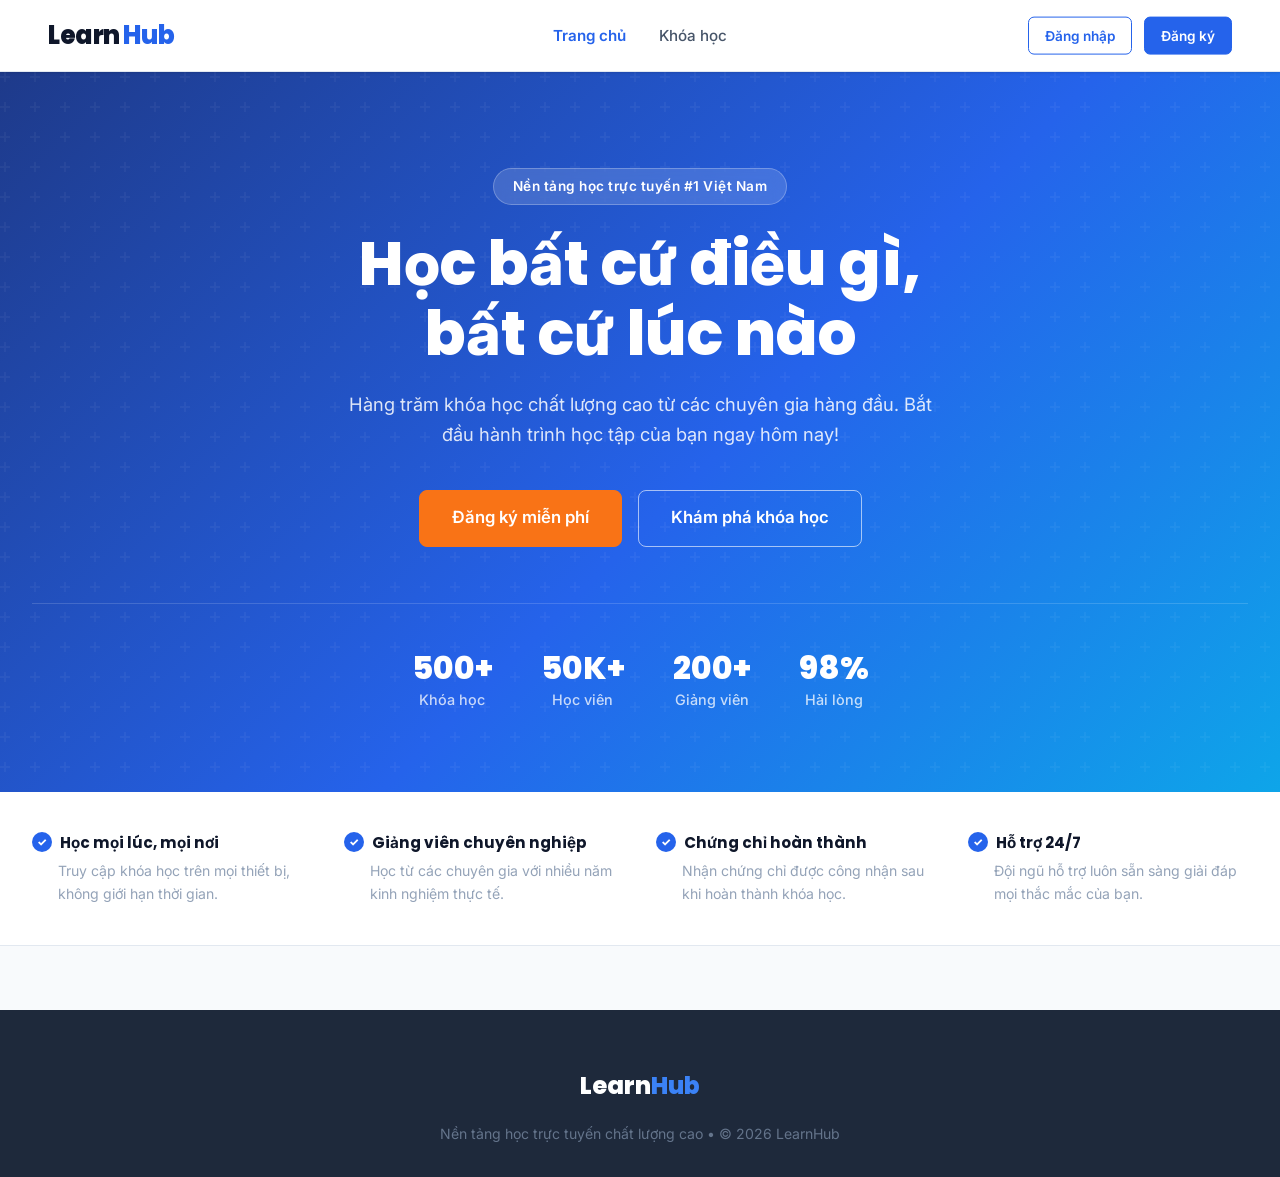
<file: src/main/resources/static/index.html>
<!DOCTYPE html>
<html lang="vi">
<head>
    <meta charset="UTF-8">
    <meta name="viewport" content="width=device-width, initial-scale=1.0">
    <meta name="description" content="LearnHub – Nền tảng học trực tuyến hàng đầu với hàng trăm khóa học chất lượng cao">
    <title>LearnHub – Học trực tuyến chất lượng cao</title>
    <link rel="stylesheet" href="css/style.css">
</head>
<body>

<!-- Navbar -->
<nav class="navbar">
    <a class="logo" href="index.html">Learn<span>Hub</span></a>
    <div class="nav-links">
        <a href="index.html" class="hide-mobile" style="font-weight:600;color:var(--primary)">Trang chủ</a>
        <a href="courses.html" class="hide-mobile">Khóa học</a>
    </div>
    <div id="navAuth"></div>
</nav>

<!-- Hero -->
<section class="hero">
    <div class="hero-badge">Nền tảng học trực tuyến #1 Việt Nam</div>
    <h1>Học bất cứ điều gì,<br>bất cứ lúc nào</h1>
    <p>Hàng trăm khóa học chất lượng cao từ các chuyên gia hàng đầu. Bắt đầu hành trình học tập của bạn ngay hôm nay!</p>
    <div class="hero-actions">
        <a href="register.html" class="btn btn-secondary btn-lg">Đăng ký miễn phí</a>
        <a href="courses.html" class="btn btn-outline btn-lg">Khám phá khóa học</a>
    </div>
    <div class="hero-stats">
        <div class="stat">
            <div class="stat-num">500+</div>
            <div class="stat-lbl">Khóa học</div>
        </div>
        <div class="stat">
            <div class="stat-num">50K+</div>
            <div class="stat-lbl">Học viên</div>
        </div>
        <div class="stat">
            <div class="stat-num">200+</div>
            <div class="stat-lbl">Giảng viên</div>
        </div>
        <div class="stat">
            <div class="stat-num">98%</div>
            <div class="stat-lbl">Hài lòng</div>
        </div>
    </div>
</section>

<!-- Features Strip -->
<div class="features-strip">
    <div class="container">
        <div class="features-grid">
            <div class="feature-item">
                <h4>Học mọi lúc, mọi nơi</h4>
                <p>Truy cập khóa học trên mọi thiết bị, không giới hạn thời gian.</p>
            </div>
            <div class="feature-item">
                <h4>Giảng viên chuyên nghiệp</h4>
                <p>Học từ các chuyên gia với nhiều năm kinh nghiệm thực tế.</p>
            </div>
            <div class="feature-item">
                <h4>Chứng chỉ hoàn thành</h4>
                <p>Nhận chứng chỉ được công nhận sau khi hoàn thành khóa học.</p>
            </div>
            <div class="feature-item">
                <h4>Hỗ trợ 24/7</h4>
                <p>Đội ngũ hỗ trợ luôn sẵn sàng giải đáp mọi thắc mắc của bạn.</p>
            </div>
        </div>
    </div>
</div>

<!-- Removed sections relocated to courses.html, my-courses.html, history.html -->

<!-- Footer -->
<footer class="footer">
    <div class="footer-brand">Learn<span>Hub</span></div>
    <p>Nền tảng học trực tuyến chất lượng cao &bull; &copy; 2026 LearnHub</p>
</footer>

<script src="js/api.js"></script>
<script src="js/main.js"></script>
<script>
    // Logic loaded via main.js
</script>
</body>
</html>
</file>
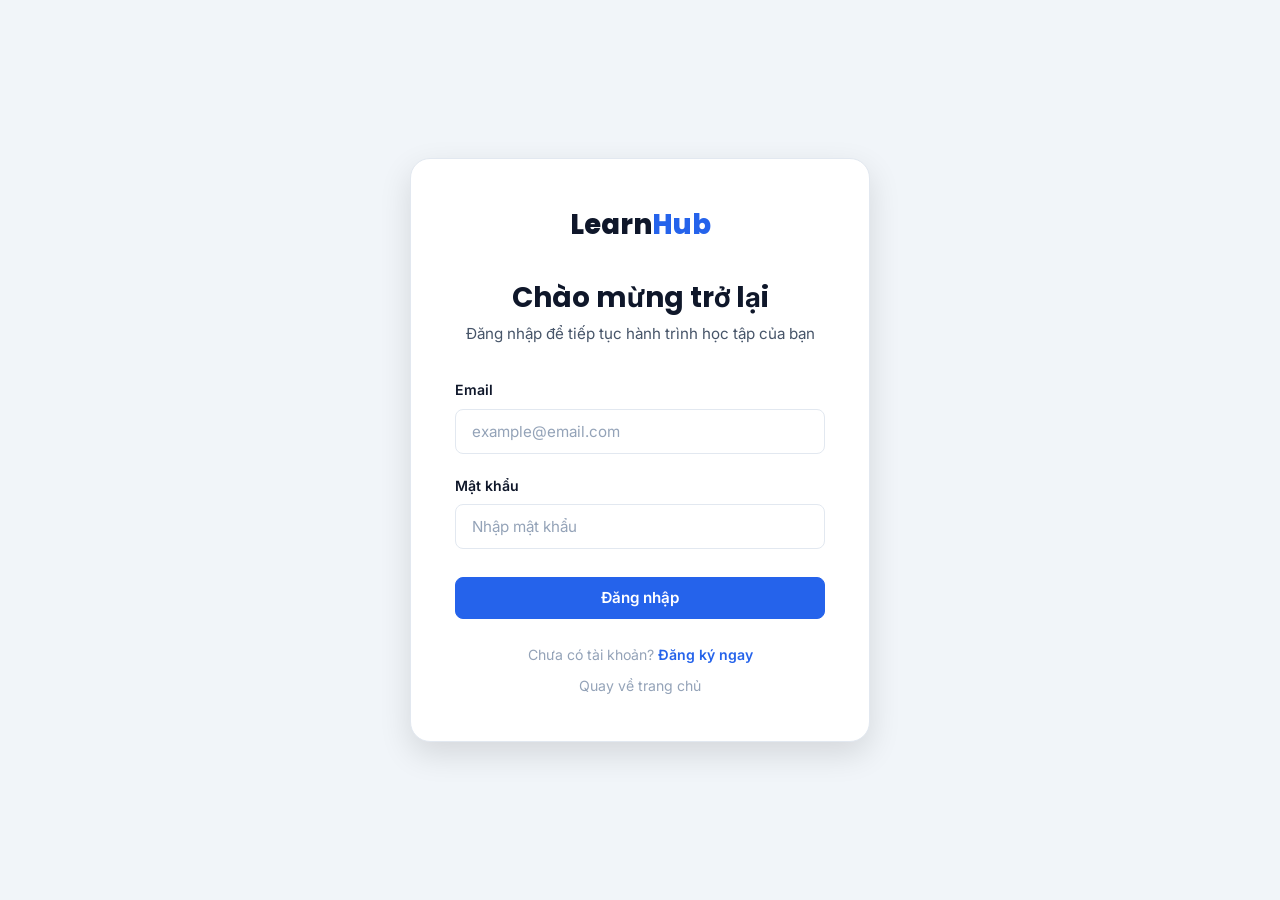
<file: src/main/resources/static/admin.html>
<!DOCTYPE html>
<html lang="vi">

<head>
    <meta charset="UTF-8">
    <meta name="viewport" content="width=device-width, initial-scale=1.0">
    <meta name="description" content="Trang quản trị LearnHub">
    <title>Admin Panel – LearnHub</title>
    <link rel="stylesheet" href="css/style.css">
</head>

<body>

    <!-- Admin Navbar -->
    <nav class="navbar">
        <a class="logo" href="index.html">Learn<span>Hub</span> <span
                style="font-size:0.7rem;background:#2563eb;color:#fff;padding:2px 8px;border-radius:10px;margin-left:6px;font-weight:700;letter-spacing:0.3px">ADMIN</span></a>
        <div id="navAuth">
            <span style="color:#64748b;font-size:0.88rem" id="adminUsername"></span>
            <a href="index.html" class="btn btn-sm btn-outline hide-mobile">Xem site</a>
            <button class="btn btn-sm btn-danger" onclick="logout()">Đăng xuất</button>
        </div>
    </nav>

    <!-- Admin Layout -->
    <div class="admin-layout">

        <!-- Sidebar -->
        <aside class="admin-sidebar">
            <div class="sidebar-logo">Quản trị hệ thống</div>
            <nav class="sidebar-nav">
                <a data-section="courses" onclick="showSection('courses')">Khóa học</a>
                <a data-section="users" onclick="showSection('users')">Người dùng</a>
                <a data-section="categories" onclick="showSection('categories')">Danh mục</a>
                <a data-section="payments" onclick="showSection('payments')">Thanh toán</a>
            </nav>
        </aside>

        <!-- Main Content -->
        <main class="admin-main">

            <!-- COURSES SECTION -->
            <div id="section-courses" class="admin-section">
                <div class="admin-header">
                    <h2>Quản lý khóa học</h2>
                    <button class="btn btn-primary" onclick="openCreateCourse()">Thêm khóa học</button>
                </div>
                <div class="table-wrap">
                    <table>
                        <thead>
                            <tr>
                                <th>ID</th>
                                <th>Tên khóa học</th>
                                <th>Danh mục</th>
                                <th>Giá</th>
                                <th>Trạng thái</th>
                                <th>Hành động</th>
                            </tr>
                        </thead>
                        <tbody id="coursesTable">
                            <tr>
                                <td colspan="6" style="text-align:center">
                                    <div class="spinner" style="margin:1rem auto"></div>
                                </td>
                            </tr>
                        </tbody>
                    </table>
                </div>
            </div>

            <!-- USERS SECTION -->
            <div id="section-users" class="admin-section">
                <div class="admin-header">
                    <h2>Quản lý người dùng &amp; phân quyền</h2>
                    <button class="btn btn-primary" onclick="loadAdminUsers()">Làm mới</button>
                </div>
                <div class="table-wrap">
                    <table>
                        <thead>
                            <tr>
                                <th>ID</th>
                                <th>Họ tên</th>
                                <th>Email</th>
                                <th>Nhóm</th>
                                <th>Hành động</th>
                            </tr>
                        </thead>
                        <tbody id="usersTable">
                            <tr>
                                <td colspan="5" style="text-align:center">
                                    <div class="spinner" style="margin:1rem auto"></div>
                                </td>
                            </tr>
                        </tbody>
                    </table>
                </div>
            </div>

            <!-- CATEGORIES SECTION -->
            <div id="section-categories" class="admin-section">
                <div class="admin-header">
                    <h2>Danh mục khóa học</h2>
                    <div style="display:flex;gap:0.5rem">
                        <button class="btn btn-primary" onclick="openCreateCategory()">Thêm danh mục</button>
                        <button class="btn btn-secondary" onclick="loadAdminCategories()">Làm mới</button>
                    </div>
                </div>
                <div class="table-wrap">
                    <table>
                        <thead>
                            <tr>
                                <th>ID</th>
                                <th>Tên danh mục</th>
                            </tr>
                        </thead>
                        <tbody id="categoriesTable">
                            <tr>
                                <td colspan="2" style="text-align:center">
                                    <div class="spinner" style="margin:1rem auto"></div>
                                </td>
                            </tr>
                        </tbody>
                    </table>
                </div>
            </div>

            <!-- PAYMENTS SECTION -->
            <div id="section-payments" class="admin-section">
                <div class="admin-header">
                    <h2>Quản lý thanh toán</h2>
                    <button class="btn btn-secondary" onclick="loadAdminPayments()">Làm mới</button>
                </div>
                <div class="table-wrap">
                    <table>
                        <thead>
                            <tr>
                                <th>ID</th>
                                <th>Khách hàng</th>
                                <th>Khóa học</th>
                                <th>Số tiền</th>
                                <th>Phương thức</th>
                                <th>Trạng thái</th>
                                <th>Hành động</th>
                            </tr>
                        </thead>
                        <tbody id="paymentsTable">
                            <tr>
                                <td colspan="7" style="text-align:center">
                                    <div class="spinner" style="margin:1rem auto"></div>
                                </td>
                            </tr>
                        </tbody>
                    </table>
                </div>
            </div>

        </main>
    </div>

    <!-- Modal -->
    <div class="modal-overlay" id="modalOverlay">
        <div class="modal">
            <div class="modal-header">
                <h3 id="modalTitle">Modal</h3>
                <button class="modal-close" onclick="closeModal()">&times;</button>
            </div>
            <div id="modalBody"></div>
        </div>
    </div>

    <script src="js/api.js"></script>
    <script src="js/admin.js"></script>
</body>

</html>
</file>
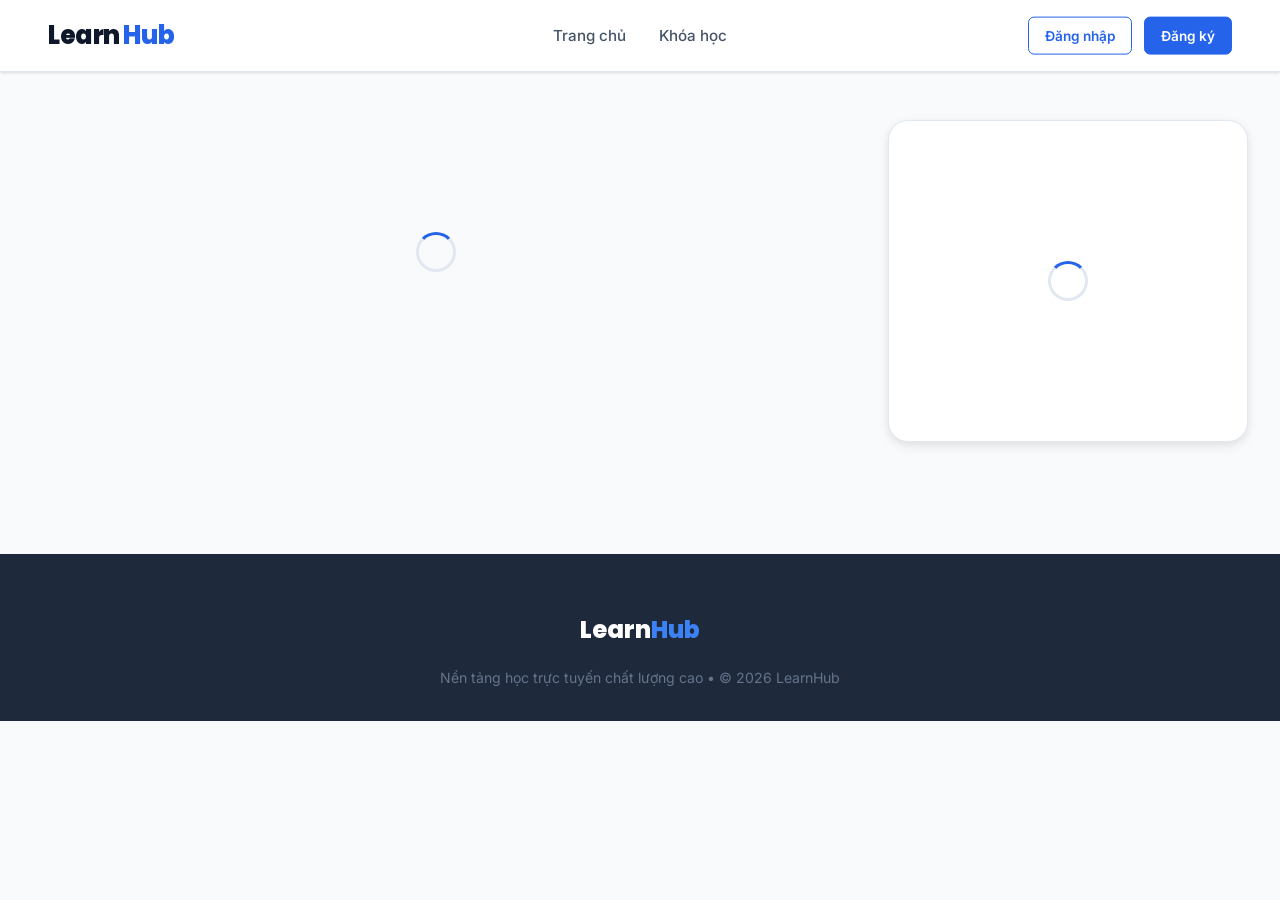
<file: src/main/resources/static/course.html>
<!DOCTYPE html>
<html lang="vi">
<head>
    <meta charset="UTF-8">
    <meta name="viewport" content="width=device-width, initial-scale=1.0">
    <meta name="description" content="Chi tiết khóa học – LearnHub">
    <title>Chi tiết khóa học – LearnHub</title>
    <link rel="stylesheet" href="css/style.css">
</head>
<body>

<!-- Navbar -->
<nav class="navbar">
    <a class="logo" href="index.html">Learn<span>Hub</span></a>
    <div class="nav-links">
        <a href="index.html" class="hide-mobile">Trang chủ</a>
        <a href="courses.html" class="hide-mobile">Khóa học</a>
    </div>
    <div id="navAuth"></div>
</nav>

<div class="container">
    <div class="course-detail-layout">
        <!-- Main Content -->
        <div class="course-info">
            <div id="courseDetail">
                <div class="loading-wrap"><div class="spinner"></div></div>
            </div>
        </div>

        <!-- Sidebar -->
        <div>
            <div class="course-card-sidebar" id="courseSidebar">
                <div class="loading-wrap"><div class="spinner"></div></div>
            </div>
        </div>
    </div>
</div>

<!-- Footer -->
<footer class="footer">
    <div class="footer-brand">Learn<span>Hub</span></div>
    <p>Nền tảng học trực tuyến chất lượng cao &bull; &copy; 2026 LearnHub</p>
</footer>

<!-- Buy Course Modal -->
<div class="modal-overlay" id="buyModalOverlay">
    <div class="modal">
        <div class="modal-header">
            <h3>Thanh toán khóa học</h3>
            <button class="modal-close" onclick="closeBuyModal()">&times;</button>
        </div>
        <div id="buyModalBody" style="padding-top:1rem">
            <!-- Filled by main.js -->
        </div>
    </div>
</div>

<script src="js/api.js"></script>
<script src="js/main.js"></script>
</body>
</html>
</file>
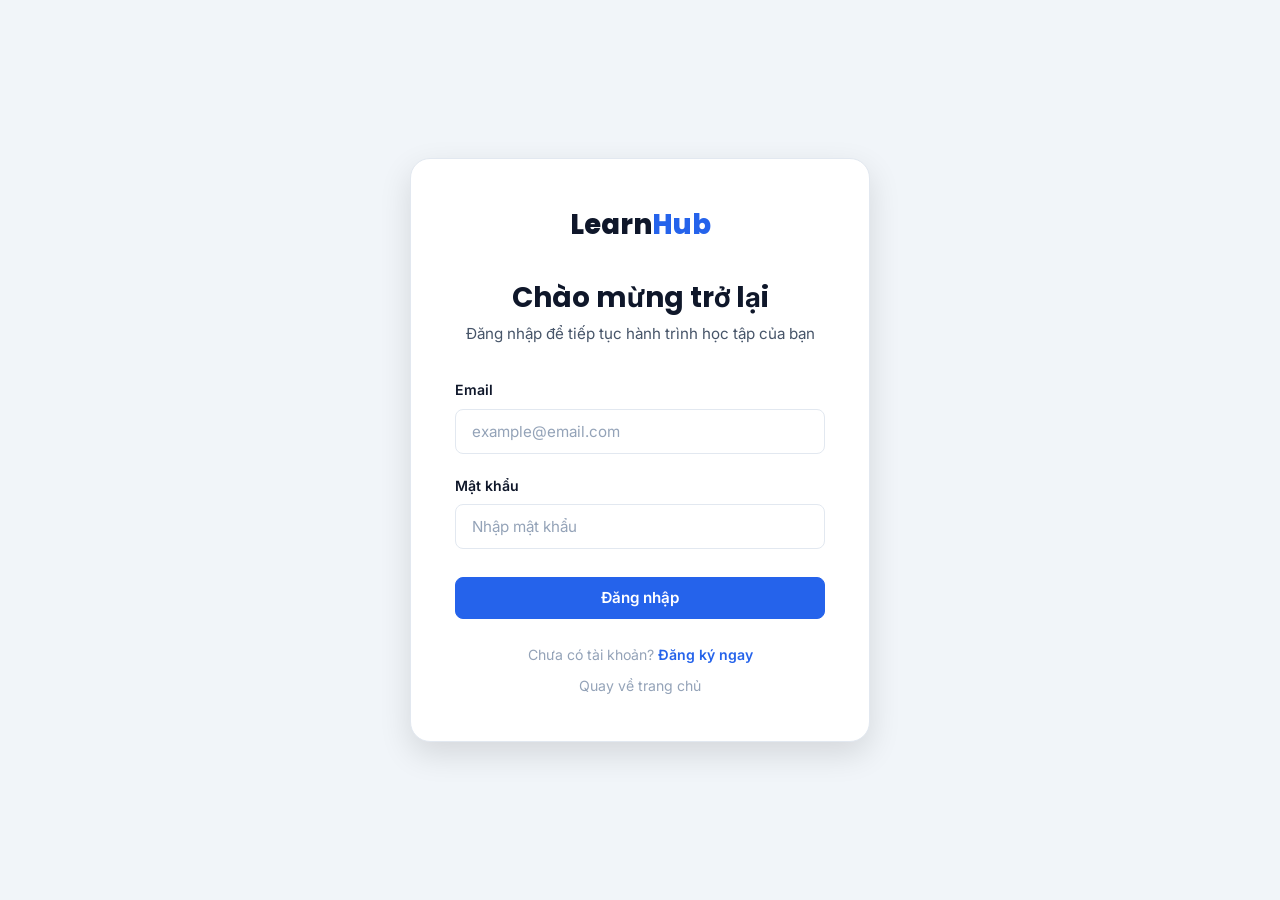
<file: src/main/resources/static/history.html>
<!DOCTYPE html>
<html lang="vi">
<head>
    <meta charset="UTF-8">
    <meta name="viewport" content="width=device-width, initial-scale=1.0">
    <title>Lịch sử giao dịch – LearnHub</title>
    <link rel="stylesheet" href="css/style.css">
</head>
<body>
<nav class="navbar">
    <a class="logo" href="index.html">Learn<span>Hub</span></a>
    <div class="nav-links">
        <a href="index.html" class="hide-mobile">Trang chủ</a>
        <a href="courses.html" class="hide-mobile">Khóa học</a>
    </div>
    <div id="navAuth"></div>
</nav>

<div class="container" style="padding-top: 2rem; padding-bottom: 4rem; min-height: 70vh;">
    <section class="section" id="myPaymentsSection">
        <div class="section-header">
            <h2 class="section-title">Lịch sử giao dịch</h2>
        </div>
        <div class="table-wrap">
            <table>
                <thead>
                <tr>
                    <th>Mã đơn hàng</th>
                    <th>Khóa học</th>
                    <th>Số tiền</th>
                    <th>Phương thức</th>
                    <th>Trạng thái</th>
                    <th>Mã giao dịch</th>
                    <th>Ngày tạo</th>
                </tr>
                </thead>
                <tbody id="myPaymentsTable">
                <tr><td colspan="7" style="text-align:center;padding:2rem"><div class="spinner"></div></td></tr>
                </tbody>
            </table>
        </div>
    </section>
</div>

<footer class="footer">
    <div class="footer-brand">Learn<span>Hub</span></div>
    <p>Nền tảng học trực tuyến chất lượng cao &bull; &copy; 2026 LearnHub</p>
</footer>

<script src="js/api.js"></script>
<script src="js/main.js"></script>
<script>
    if (!isLoggedIn()) window.location.href = 'login.html';
</script>
</body>
</html>
</file>
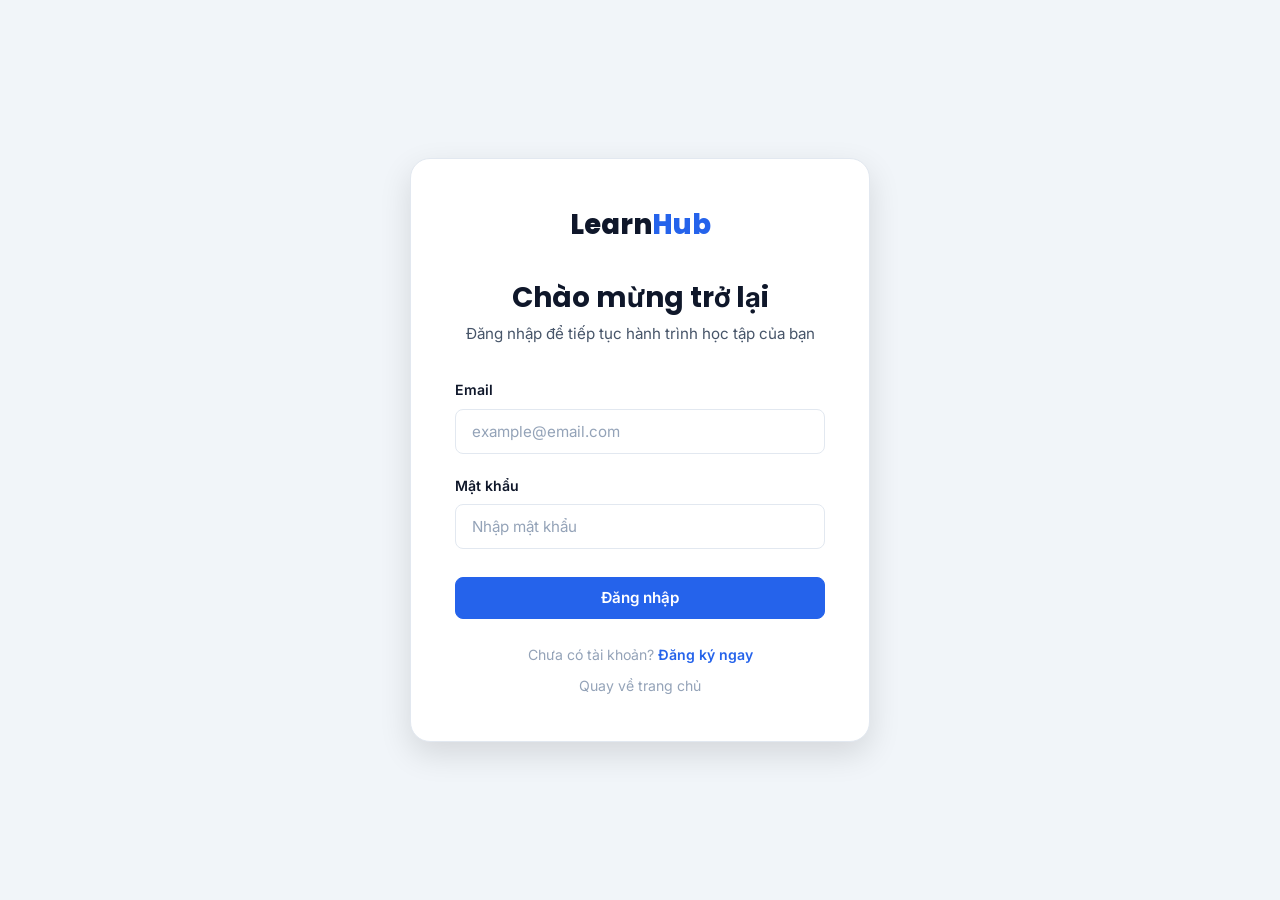
<file: src/main/resources/static/login.html>
<!DOCTYPE html>
<html lang="vi">
<head>
    <meta charset="UTF-8">
    <meta name="viewport" content="width=device-width, initial-scale=1.0">
    <meta name="description" content="Đăng nhập vào LearnHub để truy cập khóa học của bạn">
    <title>Đăng nhập – LearnHub</title>
    <link rel="stylesheet" href="css/style.css">
</head>
<body>
<div class="auth-page">
    <div class="auth-card">
        <div class="logo-area">Learn<span>Hub</span></div>
        <h2>Chào mừng trở lại</h2>
        <p class="subtitle">Đăng nhập để tiếp tục hành trình học tập của bạn</p>

        <div id="alertBox" class="alert" style="display:none"></div>

        <form id="loginForm" novalidate>
            <div class="form-group">
                <label for="email">Email</label>
                <input type="email" id="email" placeholder="example@email.com" required autocomplete="email">
            </div>
            <div class="form-group">
                <label for="password">Mật khẩu</label>
                <input type="password" id="password" placeholder="Nhập mật khẩu" required autocomplete="current-password">
            </div>
            <button type="submit" class="btn btn-primary btn-block" style="margin-top:0.5rem">Đăng nhập</button>
        </form>

        <p style="text-align:center;margin-top:1.5rem;font-size:0.88rem;color:var(--text-muted)">
            Chưa có tài khoản? <a href="register.html" style="color:var(--primary);font-weight:600">Đăng ký ngay</a>
        </p>
        <p style="text-align:center;margin-top:0.5rem;font-size:0.88rem">
            <a href="index.html" style="color:var(--text-muted)">Quay về trang chủ</a>
        </p>
    </div>
</div>
<script src="js/api.js"></script>
<script src="js/auth.js"></script>
</body>
</html>
</file>
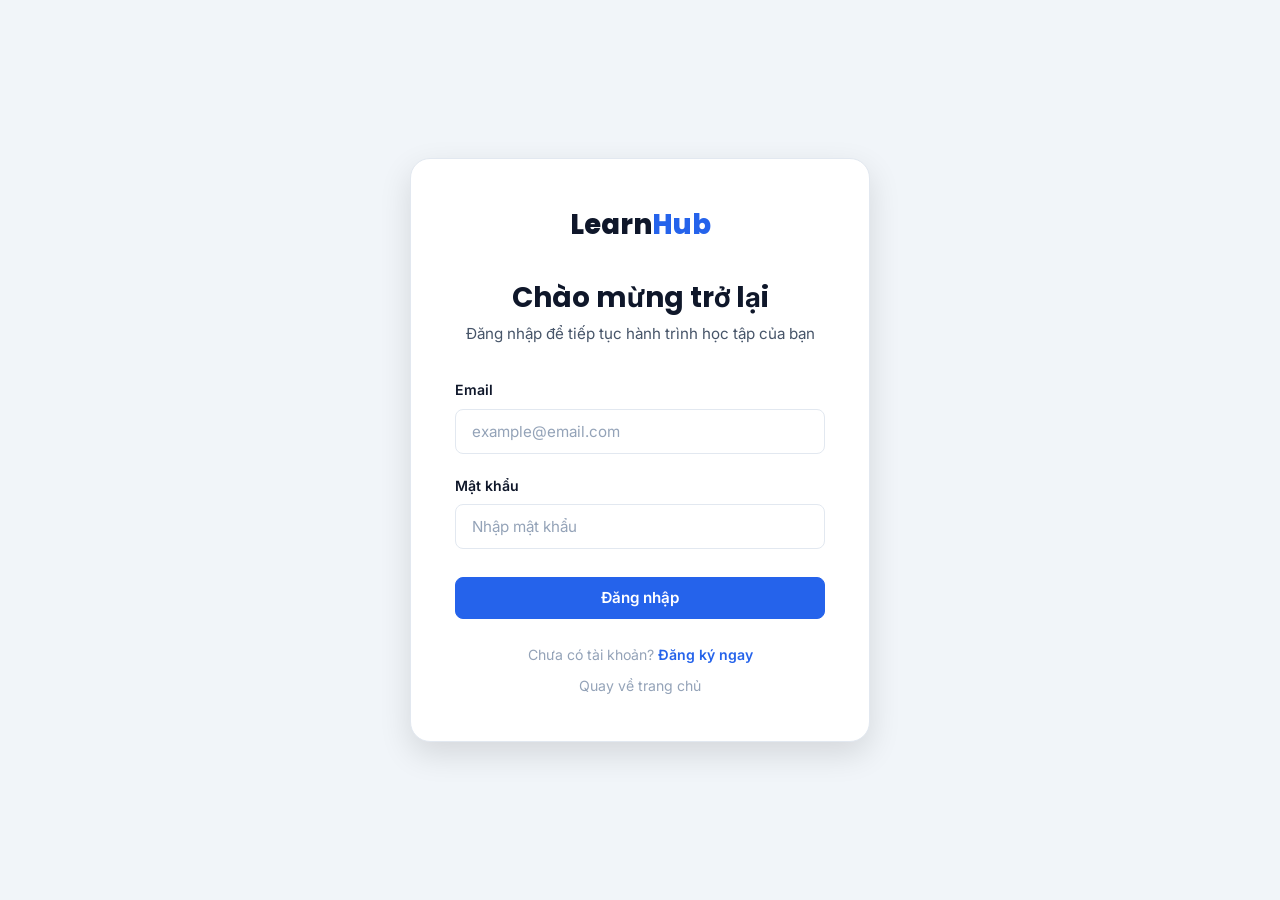
<file: src/main/resources/static/my-courses.html>
<!DOCTYPE html>
<html lang="vi">
<head>
    <meta charset="UTF-8">
    <meta name="viewport" content="width=device-width, initial-scale=1.0">
    <title>Khóa học của tôi – LearnHub</title>
    <link rel="stylesheet" href="css/style.css">
</head>
<body>
<nav class="navbar">
    <a class="logo" href="index.html">Learn<span>Hub</span></a>
    <div class="nav-links">
        <a href="index.html" class="hide-mobile">Trang chủ</a>
        <a href="courses.html" class="hide-mobile">Khóa học</a>
    </div>
    <div id="navAuth"></div>
</nav>

<div class="container" style="padding-top: 2rem; padding-bottom: 4rem; min-height: 70vh;">
    <section class="section" id="myCoursesSection">
        <div class="section-header">
            <h2 class="section-title">Khóa học của tôi</h2>
            <p class="section-subtitle">Các khóa học bạn đã được cấp quyền truy cập</p>
        </div>
        <div class="courses-grid" id="myCoursesGrid"></div>
    </section>
</div>

<footer class="footer">
    <div class="footer-brand">Learn<span>Hub</span></div>
    <p>Nền tảng học trực tuyến chất lượng cao &bull; &copy; 2026 LearnHub</p>
</footer>

<script src="js/api.js"></script>
<script src="js/main.js"></script>
<script>
    if (!isLoggedIn()) window.location.href = 'login.html';
</script>
</body>
</html>
</file>
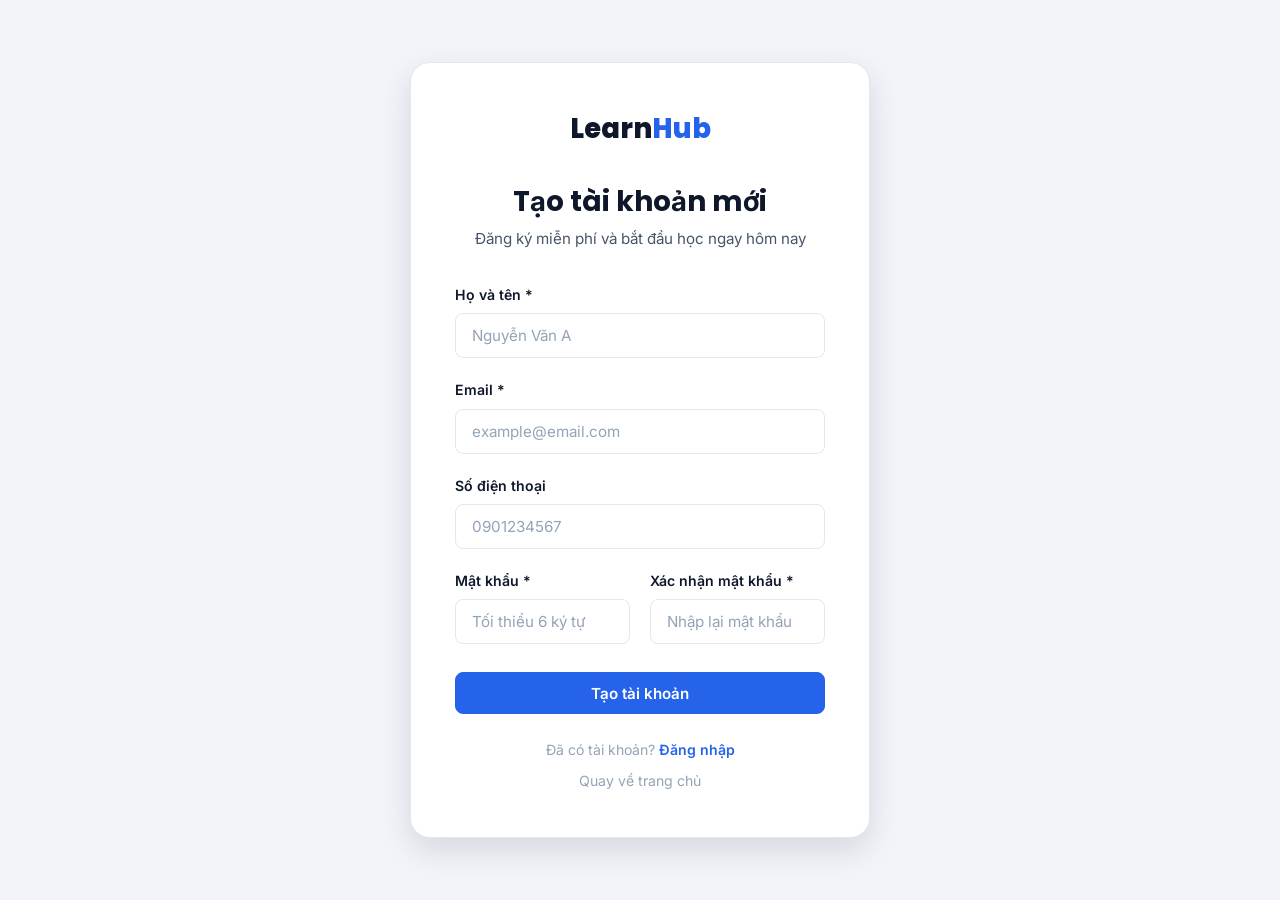
<file: src/main/resources/static/register.html>
<!DOCTYPE html>
<html lang="vi">
<head>
    <meta charset="UTF-8">
    <meta name="viewport" content="width=device-width, initial-scale=1.0">
    <meta name="description" content="Đăng ký tài khoản LearnHub miễn phí">
    <title>Đăng ký – LearnHub</title>
    <link rel="stylesheet" href="css/style.css">
</head>
<body>
<div class="auth-page">
    <div class="auth-card">
        <div class="logo-area">Learn<span>Hub</span></div>
        <h2>Tạo tài khoản mới</h2>
        <p class="subtitle">Đăng ký miễn phí và bắt đầu học ngay hôm nay</p>

        <div id="alertBox" class="alert" style="display:none"></div>

        <form id="registerForm" novalidate>
            <div class="form-group">
                <label for="fullname">Họ và tên *</label>
                <input type="text" id="fullname" placeholder="Nguyễn Văn A" required>
            </div>
            <div class="form-group">
                <label for="email">Email *</label>
                <input type="email" id="email" placeholder="example@email.com" required autocomplete="email">
            </div>
            <div class="form-group">
                <label for="phone">Số điện thoại</label>
                <input type="tel" id="phone" placeholder="0901234567">
            </div>
            <div class="form-row">
                <div class="form-group">
                    <label for="password">Mật khẩu *</label>
                    <input type="password" id="password" placeholder="Tối thiểu 6 ký tự" required>
                </div>
                <div class="form-group">
                    <label for="confirm">Xác nhận mật khẩu *</label>
                    <input type="password" id="confirm" placeholder="Nhập lại mật khẩu" required>
                </div>
            </div>
            <button type="submit" class="btn btn-primary btn-block" style="margin-top:0.5rem">Tạo tài khoản</button>
        </form>

        <p style="text-align:center;margin-top:1.5rem;font-size:0.88rem;color:var(--text-muted)">
            Đã có tài khoản? <a href="login.html" style="color:var(--primary);font-weight:600">Đăng nhập</a>
        </p>
        <p style="text-align:center;margin-top:0.5rem;font-size:0.88rem">
            <a href="index.html" style="color:var(--text-muted)">Quay về trang chủ</a>
        </p>
    </div>
</div>
<script src="js/api.js"></script>
<script src="js/auth.js"></script>
</body>
</html>
</file>
<file: src/main/resources/static/css/style.css>
@import url('https://fonts.googleapis.com/css2?family=Inter:wght@300;400;500;600;700;800&family=Poppins:wght@600;700;800&display=swap');

/* ============================================
   LearnHub – Light Commercial E-Learning Theme
   ============================================ */

/* --- Reset & Base --- */
*,
*::before,
*::after {
    box-sizing: border-box;
    margin: 0;
    padding: 0;
}

:root {
    /* Brand */
    --primary:        #2563eb;   /* Blue 600 */
    --primary-dark:   #1d4ed8;   /* Blue 700 */
    --primary-light:  #3b82f6;   /* Blue 500 */
    --primary-pale:   #eff6ff;   /* Blue 50  */
    --accent:         #f97316;   /* Orange 500 */
    --accent-pale:    #fff7ed;

    /* Surface */
    --bg:             #f8fafc;   /* Slate 50  */
    --bg-card:        #ffffff;
    --bg-alt:         #f1f5f9;   /* Slate 100 */

    /* Text */
    --text:           #0f172a;   /* Slate 900 */
    --text-secondary: #475569;   /* Slate 600 */
    --text-muted:     #94a3b8;   /* Slate 400 */

    /* Borders */
    --border:         #e2e8f0;   /* Slate 200 */
    --border-focus:   #2563eb;

    /* Status */
    --success:        #16a34a;
    --success-pale:   #f0fdf4;
    --danger:         #dc2626;
    --danger-pale:    #fef2f2;
    --warning:        #d97706;
    --warning-pale:   #fffbeb;

    --radius:         12px;
    --radius-lg:      20px;
    --shadow-sm:      0 1px 3px rgba(0,0,0,0.08), 0 1px 2px rgba(0,0,0,0.05);
    --shadow:         0 4px 12px rgba(0,0,0,0.08), 0 2px 6px rgba(0,0,0,0.04);
    --shadow-lg:      0 12px 32px rgba(0,0,0,0.12);
    --nav-height:     72px;
}

html { scroll-behavior: smooth; }

body {
    font-family: 'Inter', -apple-system, BlinkMacSystemFont, sans-serif;
    background: var(--bg);
    color: var(--text);
    line-height: 1.65;
    overflow-x: hidden;
    -webkit-font-smoothing: antialiased;
}

h1, h2, h3, h4, h5, h6 {
    font-family: 'Poppins', 'Inter', sans-serif;
    line-height: 1.25;
    color: var(--text);
}

a {
    text-decoration: none;
    color: inherit;
    transition: color 0.2s ease;
}

img { max-width: 100%; border-radius: var(--radius); }
ul  { list-style: none; }

/* ============================================
   NAVBAR
   ============================================ */
.navbar {
    position: sticky;
    top: 0;
    z-index: 1000;
    height: var(--nav-height);
    background: #ffffff;
    border-bottom: 1px solid var(--border);
    box-shadow: var(--shadow-sm);
    display: flex;
    align-items: center;
    padding: 0 3rem;
    gap: 2rem;
}

.navbar .logo {
    font-family: 'Poppins', sans-serif;
    font-size: 1.6rem;
    font-weight: 800;
    color: var(--text);
    letter-spacing: -0.5px;
    display: flex;
    align-items: center;
    gap: 0.2rem;
}

.navbar .logo span {
    color: var(--primary);
}

.nav-links {
    display: flex;
    gap: 0.5rem;
    align-items: center;
    position: absolute;
    left: 50%;
    transform: translateX(-50%);
    margin-left: 0;
}

.nav-links a.hide-mobile {
    font-weight: 500;
    font-size: 0.95rem;
    color: var(--text-secondary);
    padding: 0.5rem 0.8rem;
    border-radius: 8px;
    transition: all 0.2s;
}

.nav-links a.hide-mobile:hover {
    color: var(--primary);
    background: var(--primary-pale);
}

#navAuth {
    display: flex;
    gap: 0.75rem;
    align-items: center;
    position: absolute;
    right: 3rem;
    top: 50%;
    transform: translateY(-50%);
}

@media (max-width: 768px) {
    #navAuth {
        right: 1.25rem;
    }
}

/* ============================================
   BUTTONS
   ============================================ */
.btn {
    display: inline-flex;
    align-items: center;
    justify-content: center;
    gap: 0.5rem;
    padding: 0.65rem 1.4rem;
    border: 1.5px solid transparent;
    border-radius: 8px;
    font-size: 0.95rem;
    font-weight: 600;
    cursor: pointer;
    font-family: 'Inter', sans-serif;
    transition: all 0.2s ease;
    white-space: nowrap;
}

.btn:active { transform: scale(0.97); }

/* Primary */
.btn-primary {
    background: var(--primary);
    color: #fff;
    border-color: var(--primary);
}
.btn-primary:hover {
    background: var(--primary-dark);
    border-color: var(--primary-dark);
    box-shadow: 0 4px 12px rgba(37,99,235,0.35);
}

/* Secondary (accent orange) */
.btn-secondary {
    background: var(--accent);
    color: #fff;
    border-color: var(--accent);
}
.btn-secondary:hover {
    background: #ea6c00;
    border-color: #ea6c00;
    box-shadow: 0 4px 12px rgba(249,115,22,0.35);
}

/* Outline */
.btn-outline {
    background: transparent;
    border-color: var(--primary);
    color: var(--primary);
}
.btn-outline:hover {
    background: var(--primary-pale);
}

/* Outline neutral */
.btn-outline-neutral {
    background: transparent;
    border-color: var(--border);
    color: var(--text-secondary);
}
.btn-outline-neutral:hover {
    background: var(--bg-alt);
    border-color: #cbd5e1;
    color: var(--text);
}

/* Danger */
.btn-danger {
    background: var(--danger);
    color: #fff;
    border-color: var(--danger);
}
.btn-danger:hover {
    background: #b91c1c;
    box-shadow: 0 4px 12px rgba(220,38,38,0.3);
}

/* Sizes */
.btn-sm  { padding: 0.45rem 1rem; font-size: 0.85rem; border-radius: 6px; }
.btn-lg  { padding: 0.85rem 2rem; font-size: 1.05rem; }
.btn-block { width: 100%; }

/* ============================================
   CONTAINER
   ============================================ */
.container {
    max-width: 1280px;
    margin: 0 auto;
    padding: 0 2rem;
}

/* ============================================
   HERO
   ============================================ */
.hero {
    background: linear-gradient(135deg, #1e3a8a 0%, #2563eb 55%, #0ea5e9 100%);
    padding: 6rem 2rem 5rem;
    text-align: center;
    position: relative;
    overflow: hidden;
}

.hero::before {
    content: '';
    position: absolute;
    inset: 0;
    background: url("data:image/svg+xml,%3Csvg width='60' height='60' viewBox='0 0 60 60' xmlns='http://www.w3.org/2000/svg'%3E%3Cg fill='none' fill-rule='evenodd'%3E%3Cg fill='%23ffffff' fill-opacity='0.04'%3E%3Cpath d='M36 34v-4h-2v4h-4v2h4v4h2v-4h4v-2h-4zm0-30V0h-2v4h-4v2h4v4h2V6h4V4h-4zM6 34v-4H4v4H0v2h4v4h2v-4h4v-2H6zM6 4V0H4v4H0v2h4v4h2V6h4V4H6z'/%3E%3C/g%3E%3C/g%3E%3C/svg%3E");
}

.hero > * { position: relative; z-index: 1; }

.hero-badge {
    display: inline-block;
    background: rgba(255,255,255,0.15);
    backdrop-filter: blur(8px);
    border: 1px solid rgba(255,255,255,0.25);
    color: #fff;
    padding: 0.4rem 1.2rem;
    border-radius: 999px;
    font-size: 0.85rem;
    font-weight: 600;
    letter-spacing: 0.5px;
    margin-bottom: 1.5rem;
}

.hero h1 {
    font-size: clamp(2.2rem, 5vw, 3.8rem);
    font-weight: 800;
    color: #fff;
    margin-bottom: 1.25rem;
    line-height: 1.15;
}

.hero p {
    font-size: 1.15rem;
    color: rgba(255,255,255,0.85);
    max-width: 600px;
    margin: 0 auto 2.5rem;
    font-weight: 400;
}

.hero-actions {
    display: flex;
    gap: 1rem;
    justify-content: center;
    flex-wrap: wrap;
}

/* Hero buttons override */
.hero .btn-outline {
    border-color: rgba(255,255,255,0.6);
    color: #fff;
}
.hero .btn-outline:hover {
    background: rgba(255,255,255,0.15);
    border-color: #fff;
}

/* Hero Stats */
.hero-stats {
    display: flex;
    justify-content: center;
    gap: 3rem;
    margin-top: 3.5rem;
    padding-top: 3rem;
    border-top: 1px solid rgba(255,255,255,0.15);
    flex-wrap: wrap;
}

.stat { text-align: center; }

.stat-num {
    font-family: 'Poppins', sans-serif;
    font-size: 2rem;
    font-weight: 800;
    color: #fff;
    line-height: 1;
    margin-bottom: 0.3rem;
}

.stat-lbl {
    font-size: 0.9rem;
    color: rgba(255,255,255,0.75);
    font-weight: 500;
}

/* ============================================
   FEATURES STRIP
   ============================================ */
.features-strip {
    background: #fff;
    border-bottom: 1px solid var(--border);
    padding: 2.5rem 0;
}

.features-grid {
    display: grid;
    grid-template-columns: repeat(auto-fit, minmax(220px, 1fr));
    gap: 2rem;
}

.feature-item {
    display: flex;
    flex-direction: column;
    gap: 0.4rem;
}

.feature-item h4 {
    font-size: 0.95rem;
    font-weight: 700;
    color: var(--text);
    display: flex;
    align-items: center;
    gap: 0.5rem;
}

.feature-item h4::before {
    content: '✓';
    width: 20px;
    height: 20px;
    background: var(--primary);
    color: #fff;
    border-radius: 50%;
    display: flex;
    align-items: center;
    justify-content: center;
    font-size: 0.7rem;
    font-weight: 800;
    flex-shrink: 0;
}

.feature-item p {
    font-size: 0.88rem;
    color: var(--text-muted);
    padding-left: 1.6rem;
}

/* ============================================
   SECTION
   ============================================ */
.section {
    padding: 4rem 0;
}

.section-header {
    margin-bottom: 2.5rem;
}

.section-title {
    font-size: 1.9rem;
    font-weight: 700;
    margin-bottom: 0.5rem;
    color: var(--text);
}

.section-subtitle {
    color: var(--text-secondary);
    font-size: 1rem;
}

/* ============================================
   COURSE GRID
   ============================================ */
.courses-grid {
    display: grid;
    grid-template-columns: repeat(auto-fill, minmax(290px, 1fr));
    gap: 1.5rem;
}

/* ============================================
   COURSE CARD
   ============================================ */
.course-card {
    background: var(--bg-card);
    border-radius: var(--radius-lg);
    border: 1px solid var(--border);
    overflow: hidden;
    transition: box-shadow 0.25s ease, transform 0.25s ease;
    cursor: pointer;
    display: flex;
    flex-direction: column;
}

.course-card:hover {
    transform: translateY(-4px);
    box-shadow: var(--shadow-lg);
    border-color: #cbd5e1;
}

.course-card .card-thumb {
    width: 100%;
    height: 185px;
    background: linear-gradient(135deg, #dbeafe 0%, #bfdbfe 100%);
    display: flex;
    align-items: center;
    justify-content: center;
    font-size: 3.5rem;
    position: relative;
    overflow: hidden;
}

.course-card .card-thumb::after {
    content: '';
    position: absolute;
    inset: 0;
    background: linear-gradient(to bottom, transparent 60%, rgba(0,0,0,0.06) 100%);
}

.course-card .card-body {
    padding: 1.25rem;
    flex: 1;
    display: flex;
    flex-direction: column;
}

.course-card .card-category {
    font-size: 0.75rem;
    font-weight: 700;
    text-transform: uppercase;
    letter-spacing: 0.8px;
    color: var(--primary);
    margin-bottom: 0.6rem;
}

.course-card .card-title {
    font-size: 1.05rem;
    font-weight: 700;
    margin-bottom: 0.6rem;
    color: var(--text);
    line-height: 1.4;
    display: -webkit-box;
    -webkit-line-clamp: 2;
    -webkit-box-orient: vertical;
    overflow: hidden;
}

.course-card .card-desc {
    font-size: 0.88rem;
    color: var(--text-secondary);
    margin-bottom: 1rem;
    display: -webkit-box;
    -webkit-line-clamp: 2;
    -webkit-box-orient: vertical;
    overflow: hidden;
    flex: 1;
    line-height: 1.55;
}

.course-card .card-meta {
    display: flex;
    gap: 1rem;
    font-size: 0.82rem;
    color: var(--text-muted);
    font-weight: 500;
    margin-bottom: 0.75rem;
}

.course-card .card-meta span {
    display: flex;
    align-items: center;
    gap: 0.3rem;
}

.course-card .card-footer {
    border-top: 1px solid var(--border);
    padding: 1rem 1.25rem;
    display: flex;
    align-items: center;
    justify-content: space-between;
    background: var(--bg);
}

.course-card .price {
    font-size: 1.2rem;
    font-weight: 800;
    color: var(--primary);
}

.course-card .old-price {
    font-size: 0.85rem;
    color: var(--text-muted);
    text-decoration: line-through;
    margin-left: 0.4rem;
    font-weight: 500;
}

/* ============================================
   AUTH PAGES
   ============================================ */
.auth-page {
    min-height: 100vh;
    display: flex;
    align-items: center;
    justify-content: center;
    background: var(--bg-alt);
    padding: 2rem;
}

.auth-card {
    background: #ffffff;
    border: 1px solid var(--border);
    border-radius: var(--radius-lg);
    box-shadow: var(--shadow-lg);
    padding: 2.75rem;
    width: 100%;
    max-width: 460px;
}

.auth-card h2 {
    font-size: 1.75rem;
    font-weight: 700;
    margin-bottom: 0.4rem;
    color: var(--text);
    text-align: center;
}

.auth-card .subtitle {
    color: var(--text-secondary);
    margin-bottom: 2rem;
    font-size: 0.95rem;
    text-align: center;
}

.auth-card .logo-area {
    text-align: center;
    margin-bottom: 2rem;
    font-family: 'Poppins', sans-serif;
    font-size: 1.7rem;
    font-weight: 800;
    color: var(--text);
}

.auth-card .logo-area span {
    color: var(--primary);
}

/* ============================================
   FORMS
   ============================================ */
.form-group { margin-bottom: 1.25rem; }

.form-group label {
    display: block;
    font-size: 0.88rem;
    font-weight: 600;
    margin-bottom: 0.45rem;
    color: var(--text);
}

.form-group input,
.form-group select,
.form-group textarea {
    width: 100%;
    padding: 0.75rem 1rem;
    background: #fff;
    border: 1.5px solid var(--border);
    color: var(--text);
    border-radius: 8px;
    font-size: 0.95rem;
    transition: border-color 0.2s, box-shadow 0.2s;
    outline: none;
    font-family: inherit;
}

.form-group input::placeholder,
.form-group textarea::placeholder {
    color: var(--text-muted);
}

.form-group input:focus,
.form-group select:focus,
.form-group textarea:focus {
    border-color: var(--primary);
    box-shadow: 0 0 0 3px rgba(37,99,235,0.12);
}

.form-group textarea {
    resize: vertical;
    min-height: 100px;
}

.form-row {
    display: grid;
    grid-template-columns: 1fr 1fr;
    gap: 1.25rem;
}

.error-msg {
    color: var(--danger);
    font-size: 0.82rem;
    margin-top: 0.4rem;
    font-weight: 500;
}

/* ============================================
   ALERTS
   ============================================ */
.alert {
    padding: 0.9rem 1.1rem;
    border-radius: 8px;
    font-size: 0.9rem;
    margin-bottom: 1.25rem;
    font-weight: 500;
    border-left: 4px solid transparent;
}

.alert-error {
    background: var(--danger-pale);
    color: var(--danger);
    border-left-color: var(--danger);
}

.alert-success {
    background: var(--success-pale);
    color: var(--success);
    border-left-color: var(--success);
}

/* ============================================
   COURSE DETAIL PAGE
   ============================================ */
.course-detail-layout {
    display: grid;
    grid-template-columns: 1fr 360px;
    gap: 3rem;
    padding: 3rem 0;
}

.course-info .course-title {
    font-size: 2.2rem;
    font-weight: 800;
    margin-bottom: 1rem;
    color: var(--text);
}

.course-info .course-desc {
    color: var(--text-secondary);
    margin-bottom: 2rem;
    font-size: 1rem;
    line-height: 1.75;
}

.course-tags {
    display: flex;
    flex-wrap: wrap;
    gap: 0.6rem;
    margin-bottom: 2rem;
}

.course-tags .tag {
    background: var(--primary-pale);
    border: 1px solid #bfdbfe;
    border-radius: 6px;
    padding: 0.3rem 0.9rem;
    font-size: 0.82rem;
    font-weight: 600;
    color: var(--primary);
}

/* Sidebar card */
.course-card-sidebar {
    background: #fff;
    border-radius: var(--radius-lg);
    border: 1px solid var(--border);
    box-shadow: var(--shadow);
    padding: 1.75rem;
    height: fit-content;
    position: sticky;
    top: calc(var(--nav-height) + 1.5rem);
}

.course-card-sidebar .thumb {
    width: 100%;
    height: 200px;
    object-fit: cover;
    border-radius: var(--radius);
    margin-bottom: 1.25rem;
    background: linear-gradient(135deg, #dbeafe, #bfdbfe);
    display: flex;
    align-items: center;
    justify-content: center;
    font-size: 4.5rem;
}

.price-block {
    margin-bottom: 1.25rem;
    padding-bottom: 1.25rem;
    border-bottom: 1px solid var(--border);
}

.price-block .current {
    font-size: 2rem;
    font-weight: 800;
    color: var(--primary);
}

.price-block .original {
    font-size: 1rem;
    color: var(--text-muted);
    text-decoration: line-through;
    margin-left: 0.6rem;
}

.course-stats {
    display: grid;
    grid-template-columns: 1fr 1fr;
    gap: 0.75rem;
    margin-bottom: 1.5rem;
}

.stat-item {
    background: var(--bg-alt);
    border-radius: 10px;
    padding: 0.9rem;
    text-align: center;
    border: 1px solid var(--border);
}

.stat-item .stat-value {
    font-size: 1.3rem;
    font-weight: 800;
    color: var(--text);
    margin-bottom: 0.15rem;
}

.stat-item .stat-label {
    font-size: 0.78rem;
    color: var(--text-muted);
    font-weight: 500;
    text-transform: uppercase;
    letter-spacing: 0.5px;
}

/* ============================================
   CURRICULUM
   ============================================ */
.curriculum { margin-top: 2rem; }

.part-header {
    background: var(--bg-alt);
    border: 1px solid var(--border);
    border-radius: 10px;
    padding: 1rem 1.25rem;
    font-weight: 700;
    color: var(--text);
    font-size: 1rem;
    cursor: pointer;
    margin-bottom: 0.6rem;
    display: flex;
    justify-content: space-between;
    align-items: center;
    transition: background 0.2s;
}

.part-header:hover { background: #e2e8f0; }

.lesson-list {
    border: 1px solid var(--border);
    border-radius: 10px;
    overflow: hidden;
    margin-bottom: 1.25rem;
    background: #fff;
}

.lesson-item {
    padding: 0.9rem 1.25rem;
    display: flex;
    align-items: center;
    gap: 0.9rem;
    border-bottom: 1px solid var(--border);
    cursor: pointer;
    transition: background 0.15s;
    font-size: 0.93rem;
    color: var(--text-secondary);
}

.lesson-item:last-child { border-bottom: none; }

.lesson-item:hover {
    background: var(--bg-alt);
    color: var(--text);
}

.lesson-item.active {
    background: var(--primary-pale);
    color: var(--primary);
    font-weight: 600;
    border-left: 3px solid var(--primary);
}

.lesson-icon {
    width: 30px;
    height: 30px;
    border-radius: 50%;
    background: var(--bg-alt);
    color: var(--text-secondary);
    display: flex;
    align-items: center;
    justify-content: center;
    font-size: 0.75rem;
    flex-shrink: 0;
    border: 1px solid var(--border);
}

.lesson-item.active .lesson-icon {
    background: var(--primary);
    color: #fff;
    border-color: var(--primary);
}

.lesson-len {
    margin-left: auto;
    color: var(--text-muted);
    font-size: 0.82rem;
    font-weight: 500;
}

/* ============================================
   VIDEO / CONTENT PLAYER
   ============================================ */
.lesson-player {
    background: #f8fafc;
    border-radius: var(--radius-lg);
    border: 1px solid var(--border);
    min-height: 420px;
    display: flex;
    align-items: center;
    justify-content: center;
    color: var(--text-secondary);
    font-size: 1rem;
    text-align: center;
    padding: 2rem;
    margin-bottom: 1.5rem;
    position: relative;
    overflow: hidden;
    box-shadow: var(--shadow-sm);
}

.lesson-player iframe {
    width: 100%;
    height: 420px;
    border: none;
}

.lesson-player .placeholder { opacity: 0.7; font-weight: 500; }

/* ============================================
   COMMENTS
   ============================================ */
.comments-section {
    margin-top: 2.5rem;
    background: #fff;
    padding: 1.75rem;
    border-radius: var(--radius-lg);
    border: 1px solid var(--border);
    box-shadow: var(--shadow-sm);
}

.comments-section h3 {
    font-size: 1.2rem;
    font-weight: 700;
    margin-bottom: 1.25rem;
    color: var(--text);
}

.comment-form {
    display: flex;
    gap: 0.75rem;
    margin-bottom: 1.75rem;
}

.comment-form input {
    flex: 1;
    padding: 0.75rem 1rem;
    background: var(--bg-alt);
    border: 1.5px solid var(--border);
    border-radius: 8px;
    font-size: 0.93rem;
    outline: none;
    color: var(--text);
    transition: border-color 0.2s;
}

.comment-form input:focus { border-color: var(--primary); }

.comment-item {
    display: flex;
    gap: 1rem;
    padding: 1.25rem 0;
    border-bottom: 1px solid var(--border);
}

.comment-avatar {
    width: 42px;
    height: 42px;
    border-radius: 50%;
    background: var(--primary);
    color: #fff;
    font-weight: 700;
    font-size: 1rem;
    display: flex;
    align-items: center;
    justify-content: center;
    flex-shrink: 0;
}

.comment-body .name {
    font-weight: 700;
    font-size: 0.93rem;
    margin-bottom: 0.3rem;
    color: var(--text);
}

.comment-body .text {
    font-size: 0.93rem;
    color: var(--text-secondary);
    line-height: 1.6;
}

.comment-body .time {
    font-size: 0.78rem;
    color: var(--text-muted);
    margin-top: 0.4rem;
}

/* ============================================
   ADMIN PANEL
   ============================================ */
.admin-layout {
    display: grid;
    grid-template-columns: 240px 1fr;
    min-height: calc(100vh - var(--nav-height));
}

.admin-sidebar {
    background: #fff;
    border-right: 1px solid var(--border);
    padding: 1.5rem 0;
}

.admin-sidebar .sidebar-logo {
    padding: 0 1.5rem 1.25rem;
    font-size: 1rem;
    font-weight: 800;
    color: var(--primary);
    border-bottom: 1px solid var(--border);
    margin-bottom: 0.75rem;
    text-transform: uppercase;
    letter-spacing: 0.8px;
}

.sidebar-nav a {
    display: flex;
    align-items: center;
    gap: 0.75rem;
    padding: 0.85rem 1.5rem;
    font-size: 0.93rem;
    font-weight: 500;
    color: var(--text-secondary);
    transition: all 0.2s;
    cursor: pointer;
    border-left: 3px solid transparent;
}

.sidebar-nav a:hover {
    background: var(--bg-alt);
    color: var(--text);
}

.sidebar-nav a.active {
    background: var(--primary-pale);
    color: var(--primary);
    font-weight: 700;
    border-left-color: var(--primary);
}

.admin-main {
    padding: 2.5rem;
    background: var(--bg);
    overflow-y: auto;
}

.admin-section {
    display: none;
    animation: fadeIn 0.3s ease;
}

.admin-section.active { display: block; }

@keyframes fadeIn {
    from { opacity: 0; transform: translateY(8px); }
    to   { opacity: 1; transform: translateY(0); }
}

.admin-header {
    display: flex;
    justify-content: space-between;
    align-items: center;
    margin-bottom: 2rem;
}

.admin-header h2 {
    font-size: 1.6rem;
    font-weight: 700;
    color: var(--text);
}

/* Stats cards */
.stats-overview {
    display: grid;
    grid-template-columns: repeat(auto-fit, minmax(180px, 1fr));
    gap: 1.25rem;
    margin-bottom: 2rem;
}

.stat-card {
    background: #fff;
    border: 1px solid var(--border);
    border-radius: var(--radius);
    padding: 1.5rem;
    box-shadow: var(--shadow-sm);
}

.stat-card .sc-label {
    font-size: 0.82rem;
    color: var(--text-muted);
    font-weight: 600;
    text-transform: uppercase;
    letter-spacing: 0.5px;
    margin-bottom: 0.6rem;
}

.stat-card .sc-value {
    font-size: 2rem;
    font-weight: 800;
    color: var(--primary);
    line-height: 1;
}

/* ============================================
   TABLE
   ============================================ */
.table-wrap {
    overflow-x: auto;
    border-radius: var(--radius);
    background: #fff;
    border: 1px solid var(--border);
    box-shadow: var(--shadow-sm);
}

table {
    width: 100%;
    border-collapse: collapse;
}

table th {
    padding: 1rem 1.25rem;
    text-align: left;
    font-size: 0.8rem;
    font-weight: 700;
    text-transform: uppercase;
    color: var(--text-muted);
    letter-spacing: 0.8px;
    background: var(--bg-alt);
    border-bottom: 1px solid var(--border);
    white-space: nowrap;
}

table td {
    padding: 1rem 1.25rem;
    font-size: 0.9rem;
    border-bottom: 1px solid var(--border);
    vertical-align: middle;
    color: var(--text-secondary);
}

table tr:last-child td { border-bottom: none; }

table tr:hover td { background: #f8fafc; }

/* ============================================
   BADGES
   ============================================ */
.badge {
    display: inline-block;
    padding: 0.25rem 0.7rem;
    border-radius: 20px;
    font-size: 0.75rem;
    font-weight: 700;
    text-transform: uppercase;
    letter-spacing: 0.4px;
}

.badge-active {
    background: var(--success-pale);
    color: var(--success);
    border: 1px solid #bbf7d0;
}

.badge-inactive {
    background: var(--warning-pale);
    color: var(--warning);
    border: 1px solid #fde68a;
}

.badge-primary {
    background: var(--primary-pale);
    color: var(--primary);
    border: 1px solid #bfdbfe;
}

/* ============================================
   MODAL
   ============================================ */
.modal-overlay {
    position: fixed;
    inset: 0;
    background: rgba(15,23,42,0.5);
    backdrop-filter: blur(4px);
    z-index: 1000;
    display: flex;
    align-items: center;
    justify-content: center;
    opacity: 0;
    pointer-events: none;
    transition: opacity 0.25s;
}

.modal-overlay.open {
    opacity: 1;
    pointer-events: all;
}

.modal {
    background: #fff;
    border-radius: var(--radius-lg);
    border: 1px solid var(--border);
    padding: 2.25rem;
    width: 100%;
    max-width: 580px;
    max-height: 90vh;
    overflow-y: auto;
    transform: scale(0.95) translateY(16px);
    transition: all 0.3s cubic-bezier(0.34, 1.56, 0.64, 1);
    box-shadow: var(--shadow-lg);
}

.modal-overlay.open .modal {
    transform: scale(1) translateY(0);
}

.modal-header {
    display: flex;
    justify-content: space-between;
    align-items: center;
    margin-bottom: 1.75rem;
    padding-bottom: 1rem;
    border-bottom: 1px solid var(--border);
}

.modal-header h3 {
    font-size: 1.3rem;
    font-weight: 700;
    color: var(--text);
    margin: 0;
    flex: 1;
    padding-right: 1rem;
}

.modal-close {
    background: var(--bg-alt);
    border: 1px solid var(--border);
    width: 34px;
    height: 34px;
    border-radius: 8px;
    font-size: 1.2rem;
    font-weight: 700;
    cursor: pointer;
    color: var(--text-secondary);
    transition: all 0.2s;
    display: flex;
    align-items: center;
    justify-content: center;
    flex-shrink: 0;
}

.modal-close:hover {
    background: var(--danger-pale);
    color: var(--danger);
    border-color: #fecaca;
}

/* ============================================
   SPINNER
   ============================================ */
.spinner {
    width: 40px;
    height: 40px;
    border: 3px solid var(--border);
    border-top-color: var(--primary);
    border-radius: 50%;
    animation: spin 0.8s linear infinite;
    margin: 3rem auto;
}

@keyframes spin { to { transform: rotate(360deg); } }

.loading-wrap { text-align: center; padding: 4rem; }

/* ============================================
   TABS
   ============================================ */
.tabs {
    display: flex;
    gap: 0.25rem;
    border-bottom: 2px solid var(--border);
    margin-bottom: 2rem;
}

.tab-btn {
    padding: 0.85rem 1.5rem;
    background: none;
    border: none;
    font-size: 0.95rem;
    font-weight: 600;
    color: var(--text-muted);
    cursor: pointer;
    border-bottom: 2px solid transparent;
    margin-bottom: -2px;
    transition: all 0.2s;
    font-family: inherit;
    border-radius: 8px 8px 0 0;
}

.tab-btn:hover { color: var(--text); background: var(--bg-alt); }

.tab-btn.active {
    color: var(--primary);
    border-bottom-color: var(--primary);
    background: var(--primary-pale);
}

.tab-content { display: none; animation: fadeIn 0.3s ease; }
.tab-content.active { display: block; }

/* ============================================
   FOOTER
   ============================================ */
.footer {
    background: #1e293b;
    padding: 3.5rem 2rem 2rem;
    margin-top: 4rem;
    color: #94a3b8;
}

.footer-brand {
    font-family: 'Poppins', sans-serif;
    font-size: 1.5rem;
    font-weight: 800;
    color: #fff;
    margin-bottom: 0.5rem;
    text-align: center;
}

.footer-brand span { color: var(--primary-light); }

.footer p {
    text-align: center;
    font-size: 0.88rem;
    color: #64748b;
    margin-top: 1rem;
}

.footer-content {
    max-width: 1280px;
    margin: 0 auto;
    display: flex;
    flex-direction: column;
    align-items: center;
    text-align: center;
    gap: 1.25rem;
}

.footer-logo {
    font-family: 'Poppins', sans-serif;
    font-size: 1.75rem;
    font-weight: 800;
    color: #fff;
}

.footer-logo span { color: var(--primary-light); }

.footer-links {
    display: flex;
    gap: 1.75rem;
    flex-wrap: wrap;
    justify-content: center;
}

.footer-links a {
    color: #64748b;
    font-weight: 500;
    font-size: 0.9rem;
    transition: color 0.2s;
}

.footer-links a:hover { color: #fff; }

.footer-bottom {
    border-top: 1px solid #334155;
    padding-top: 1.5rem;
    margin-top: 0.5rem;
    width: 100%;
    color: #64748b;
    font-size: 0.85rem;
    text-align: center;
}

/* ============================================
   UTILITY
   ============================================ */
.text-primary   { color: var(--primary); }
.text-accent    { color: var(--accent); }
.text-muted     { color: var(--text-muted); }
.text-success   { color: var(--success); }
.text-danger    { color: var(--danger); }

.bg-primary-pale { background: var(--primary-pale); }
.rounded        { border-radius: var(--radius); }
.shadow         { box-shadow: var(--shadow); }

/* ============================================
   RESPONSIVE
   ============================================ */
@media (max-width: 1024px) {
    .course-detail-layout {
        grid-template-columns: 1fr;
    }
    .course-card-sidebar {
        position: static;
        margin-bottom: 2rem;
    }
}

@media (max-width: 768px) {
    .navbar { padding: 0 1.25rem; }

    .nav-links a.hide-mobile { display: none; }

    .hero { padding: 4rem 1.25rem 3.5rem; }

    .hero h1 { font-size: 2rem; }

    .hero-stats { gap: 2rem; }

    .admin-layout { grid-template-columns: 1fr; }

    .admin-sidebar { display: none; }

    .admin-main { padding: 1.5rem; }

    .form-row { grid-template-columns: 1fr; }

    .courses-grid { grid-template-columns: 1fr; }

    .features-grid { grid-template-columns: 1fr 1fr; }
}

@media (max-width: 480px) {
    .features-grid { grid-template-columns: 1fr; }
    .hero-stats { flex-direction: column; gap: 1.25rem; }
}

/* ============================================
   EMPTY STATE
   ============================================ */
.empty-state {
    text-align: center;
    padding: 4rem 2rem;
    color: var(--text-muted);
}

.empty-state h3 {
    font-size: 1.25rem;
    font-weight: 700;
    color: var(--text-secondary);
    margin-bottom: 0.5rem;
}

.empty-state p {
    font-size: 0.95rem;
}

/* ============================================
   CARD THUMB PLACEHOLDER TEXT
   ============================================ */
.card-thumb-placeholder {
    font-size: 0.75rem;
    font-weight: 800;
    color: var(--primary);
    text-transform: uppercase;
    letter-spacing: 1px;
    text-align: center;
    padding: 1rem;
    line-height: 1.4;
    word-break: break-all;
}

/* ============================================
   ADMIN JS GENERATED - LIGHT OVERRIDES
   ============================================ */

/* Inline style overrides for admin.js generated HTML */
.admin-main table td strong {
    color: var(--text);
}

/* Payment amount in green */
.payment-amount {
    color: var(--success);
    font-weight: 700;
}

/* Part lesson content area */
#partLessonContent p {
    color: var(--text-secondary);
    font-size: 0.9rem;
}

/* Course checkbox in permission modal */
#courseCheckboxes label {
    display: flex;
    align-items: center;
    gap: 0.5rem;
    padding: 0.5rem 0.3rem;
    cursor: pointer;
    font-size: 0.93rem;
    color: var(--text-secondary);
    border-radius: 6px;
    transition: background 0.15s;
}

#courseCheckboxes label:hover {
    background: var(--bg-alt);
    color: var(--text);
}

#courseCheckboxes input[type=checkbox] {
    width: 16px;
    height: 16px;
    accent-color: var(--primary);
    cursor: pointer;
    flex-shrink: 0;
}

/* HR in modal */
.modal hr {
    border: none;
    border-top: 1px solid var(--border);
    margin: 1.5rem 0;
}

/* ============================================
   TOAST NOTIFICATIONS
   ============================================ */
#toast-container {
    position: fixed;
    top: 20px;
    right: 20px;
    z-index: 9999;
    display: flex;
    flex-direction: column;
    gap: 10px;
}

.custom-toast {
    min-width: 280px;
    background-color: #ffffff;
    color: var(--text);
    padding: 14px 18px;
    border-radius: var(--radius);
    box-shadow: var(--shadow-lg);
    font-family: 'Inter', sans-serif;
    font-size: 0.95rem;
    display: flex;
    align-items: center;
    justify-content: space-between;
    animation: slideInRight 0.3s cubic-bezier(0.16, 1, 0.3, 1) forwards;
    border-left: 4px solid var(--primary);
}

.custom-toast.success { border-left-color: var(--success); }
.custom-toast.error { border-left-color: var(--danger); }
.custom-toast.warning { border-left-color: var(--warning); }
.custom-toast.fadeOut {
    animation: fadeOutRight 0.3s cubic-bezier(0.16, 1, 0.3, 1) forwards;
}

.custom-toast-close {
    background: none;
    border: none;
    font-size: 1.3rem;
    cursor: pointer;
    color: var(--text-muted);
    margin-left: 15px;
    line-height: 1;
    transition: color 0.15s;
}

.custom-toast-close:hover {
    color: var(--danger);
}

@keyframes slideInRight {
    from { transform: translateX(110%); opacity: 0; }
    to { transform: translateX(0); opacity: 1; }
}

@keyframes fadeOutRight {
    from { transform: translateX(0); opacity: 1; }
    to { transform: translateX(110%); opacity: 0; }
}
</file>
